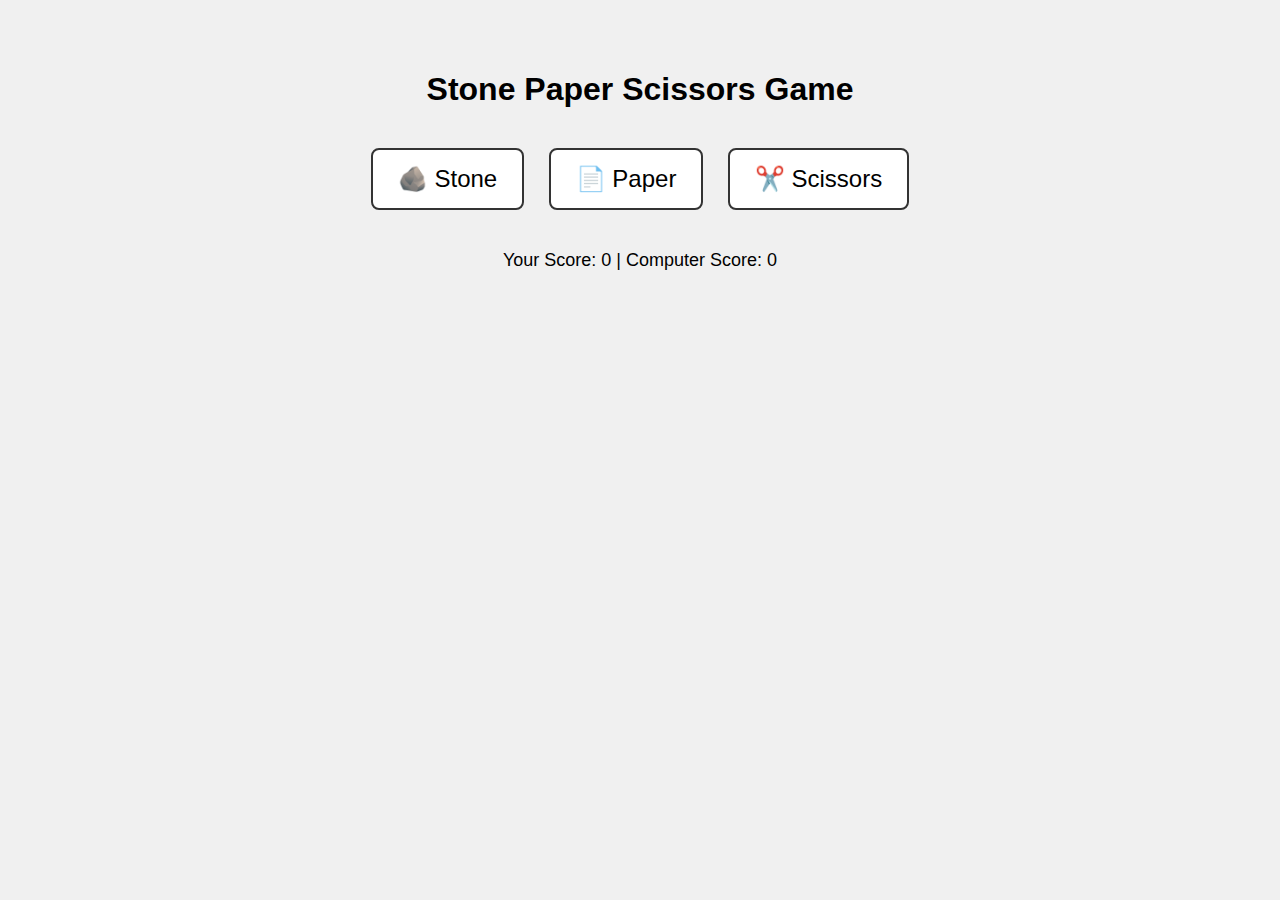
<file: day 3/index.html>
<!DOCTYPE html>
<html lang="en">
<head>
  <meta charset="UTF-8">
  <title>Stone Paper Scissors</title>
  <link rel="stylesheet" href="style.css">
</head>
<body>

  <h1>Stone Paper Scissors Game</h1>

  <div class="choices">
    <button class="choice" onclick="playGame('stone')">🪨 Stone</button>
    <button class="choice" onclick="playGame('paper')">📄 Paper</button>
    <button class="choice" onclick="playGame('scissors')">✂️ Scissors</button>
  </div>

  <div id="result"></div>
  <div id="score">Your Score: 0 | Computer Score: 0</div>

  <script src="script.js"></script>
</body>
</html>
</file>
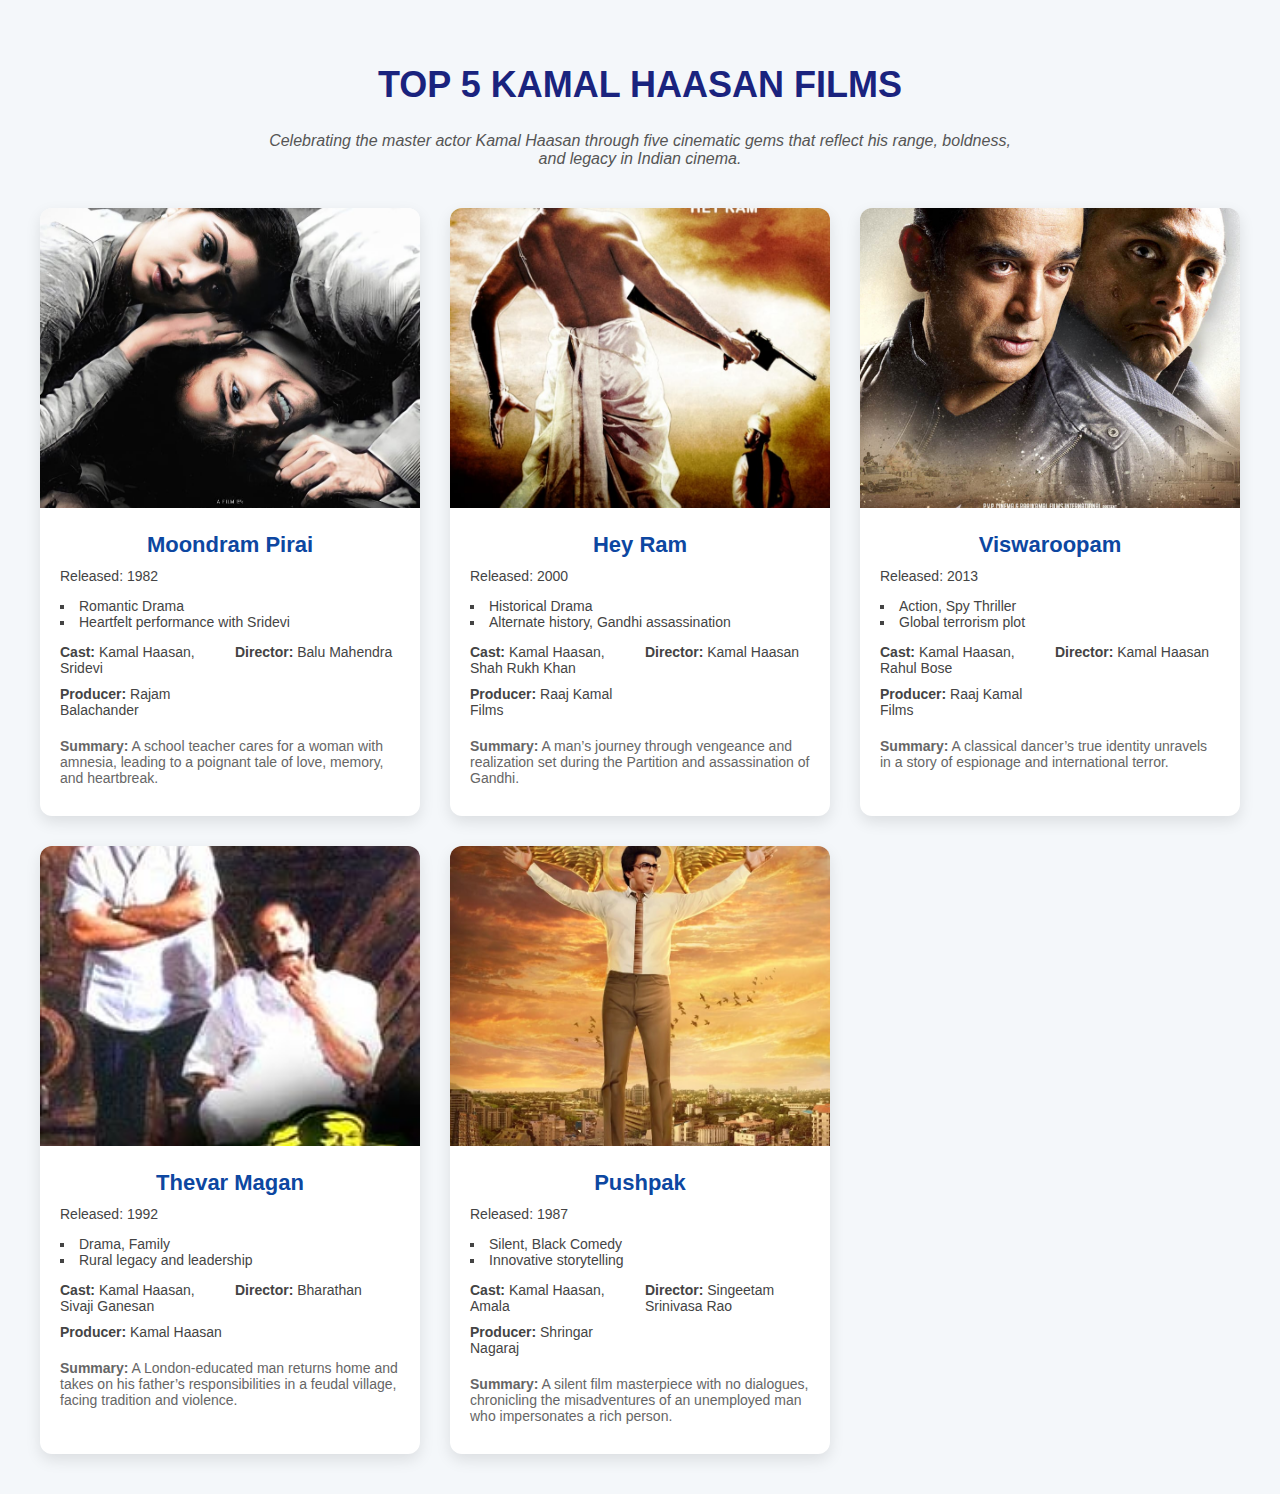
<file: movie.html>
<!DOCTYPE html>
<html lang="en">
<head>
  <meta charset="UTF-8" />
  <title>Top 5 Kamal Haasan Films</title>
  <style>
    body {
      margin: 0;
      padding: 40px;
      background-color: #f4f7fa;
      font-family: 'Helvetica Neue', sans-serif;
      color: #333;
      display: flex;
      flex-direction: column;
      align-items: center;
      min-height: 100vh;
      box-sizing: border-box;
    }

    h1 {
      font-size: 36px;
      margin-bottom: 10px;
      color: #1a237e;
      text-transform: uppercase;
      text-align: center;
    }

    .page-description {
      max-width: 750px;
      text-align: center;
      font-size: 16px;
      margin-bottom: 40px;
      color: #555;
      font-style: italic;
    }

    .movie-grid {
      display: grid;
      grid-template-columns: repeat(auto-fit, minmax(300px, 1fr));
      gap: 30px;
      max-width: 1200px;
      width: 100%;
    }

    .movie-card {
      background-color: #fff;
      border-radius: 12px;
      overflow: hidden;
      box-shadow: 0 6px 15px rgba(0,0,0,0.1);
      transition: transform 0.3s ease-in-out;
    }

    .movie-card:hover {
      transform: translateY(-5px);
    }

    .movie-card img {
      width: 100%;
      height: 300px;
      object-fit: cover;
    }

    .card-content {
      padding: 20px;
    }

    .movie-title {
      font-size: 22px;
      font-weight: bold;
      color: #0d47a1;
      margin-bottom: 10px;
      text-align: center;
    }

    .release-genre, .movie-info-grid {
      font-size: 14px;
      color: #444;
      margin-bottom: 10px;
    }

    .release-genre ul {
      list-style: square inside;
      padding: 0;
    }

    .movie-info-grid {
      display: grid;
      grid-template-columns: 1fr 1fr;
      gap: 10px;
    }

    .summary {
      grid-column: span 2;
      margin-top: 10px;
      color: #666;
    }
  </style>
</head>
<body>

  <h1>Top 5 Kamal Haasan Films</h1>
  <p class="page-description">Celebrating the master actor Kamal Haasan through five cinematic gems that reflect his range, boldness, and legacy in Indian cinema.</p>

  <div class="movie-grid">

    <div class="movie-card">
      <img src="moondram_pirai.jpg" alt="Moondram Pirai" />
      <div class="card-content">
        <div class="movie-title">Moondram Pirai</div>
        <div class="release-genre">
          <div>Released: 1982</div>
          <ul>
            <li>Romantic Drama</li>
            <li>Heartfelt performance with Sridevi</li>
          </ul>
        </div>
        <div class="movie-info-grid">
          <div><strong>Cast:</strong> Kamal Haasan, Sridevi</div>
          <div><strong>Director:</strong> Balu Mahendra</div>
          <div><strong>Producer:</strong> Rajam Balachander</div>
          <div class="summary"><strong>Summary:</strong> A school teacher cares for a woman with amnesia, leading to a poignant tale of love, memory, and heartbreak.</div>
        </div>
      </div>
    </div>

    <div class="movie-card">
      <img src="hey_ram.jpg" alt="Hey Ram" />
      <div class="card-content">
        <div class="movie-title">Hey Ram</div>
        <div class="release-genre">
          <div>Released: 2000</div>
          <ul>
            <li>Historical Drama</li>
            <li>Alternate history, Gandhi assassination</li>
          </ul>
        </div>
        <div class="movie-info-grid">
          <div><strong>Cast:</strong> Kamal Haasan, Shah Rukh Khan</div>
          <div><strong>Director:</strong> Kamal Haasan</div>
          <div><strong>Producer:</strong> Raaj Kamal Films</div>
          <div class="summary"><strong>Summary:</strong> A man’s journey through vengeance and realization set during the Partition and assassination of Gandhi.</div>
        </div>
      </div>
    </div>

    <div class="movie-card">
      <img src="viswaroopam.jpg" alt="Viswaroopam" />
      <div class="card-content">
        <div class="movie-title">Viswaroopam</div>
        <div class="release-genre">
          <div>Released: 2013</div>
          <ul>
            <li>Action, Spy Thriller</li>
            <li>Global terrorism plot</li>
          </ul>
        </div>
        <div class="movie-info-grid">
          <div><strong>Cast:</strong> Kamal Haasan, Rahul Bose</div>
          <div><strong>Director:</strong> Kamal Haasan</div>
          <div><strong>Producer:</strong> Raaj Kamal Films</div>
          <div class="summary"><strong>Summary:</strong> A classical dancer’s true identity unravels in a story of espionage and international terror.</div>
        </div>
      </div>
    </div>

    <div class="movie-card">
      <img src="thevar_magan.jpg" alt="Thevar Magan" />
      <div class="card-content">
        <div class="movie-title">Thevar Magan</div>
        <div class="release-genre">
          <div>Released: 1992</div>
          <ul>
            <li>Drama, Family</li>
            <li>Rural legacy and leadership</li>
          </ul>
        </div>
        <div class="movie-info-grid">
          <div><strong>Cast:</strong> Kamal Haasan, Sivaji Ganesan</div>
          <div><strong>Director:</strong> Bharathan</div>
          <div><strong>Producer:</strong> Kamal Haasan</div>
          <div class="summary"><strong>Summary:</strong> A London-educated man returns home and takes on his father’s responsibilities in a feudal village, facing tradition and violence.</div>
        </div>
      </div>
    </div>

    <div class="movie-card">
      <img src="pushpak.jpg" alt="Pushpak" />
      <div class="card-content">
        <div class="movie-title">Pushpak</div>
        <div class="release-genre">
          <div>Released: 1987</div>
          <ul>
            <li>Silent, Black Comedy</li>
            <li>Innovative storytelling</li>
          </ul>
        </div>
        <div class="movie-info-grid">
          <div><strong>Cast:</strong> Kamal Haasan, Amala</div>
          <div><strong>Director:</strong> Singeetam Srinivasa Rao</div>
          <div><strong>Producer:</strong> Shringar Nagaraj</div>
          <div class="summary"><strong>Summary:</strong> A silent film masterpiece with no dialogues, chronicling the misadventures of an unemployed man who impersonates a rich person.</div>
        </div>
      </div>
    </div>

  </div>

</body>
</html>
</file>
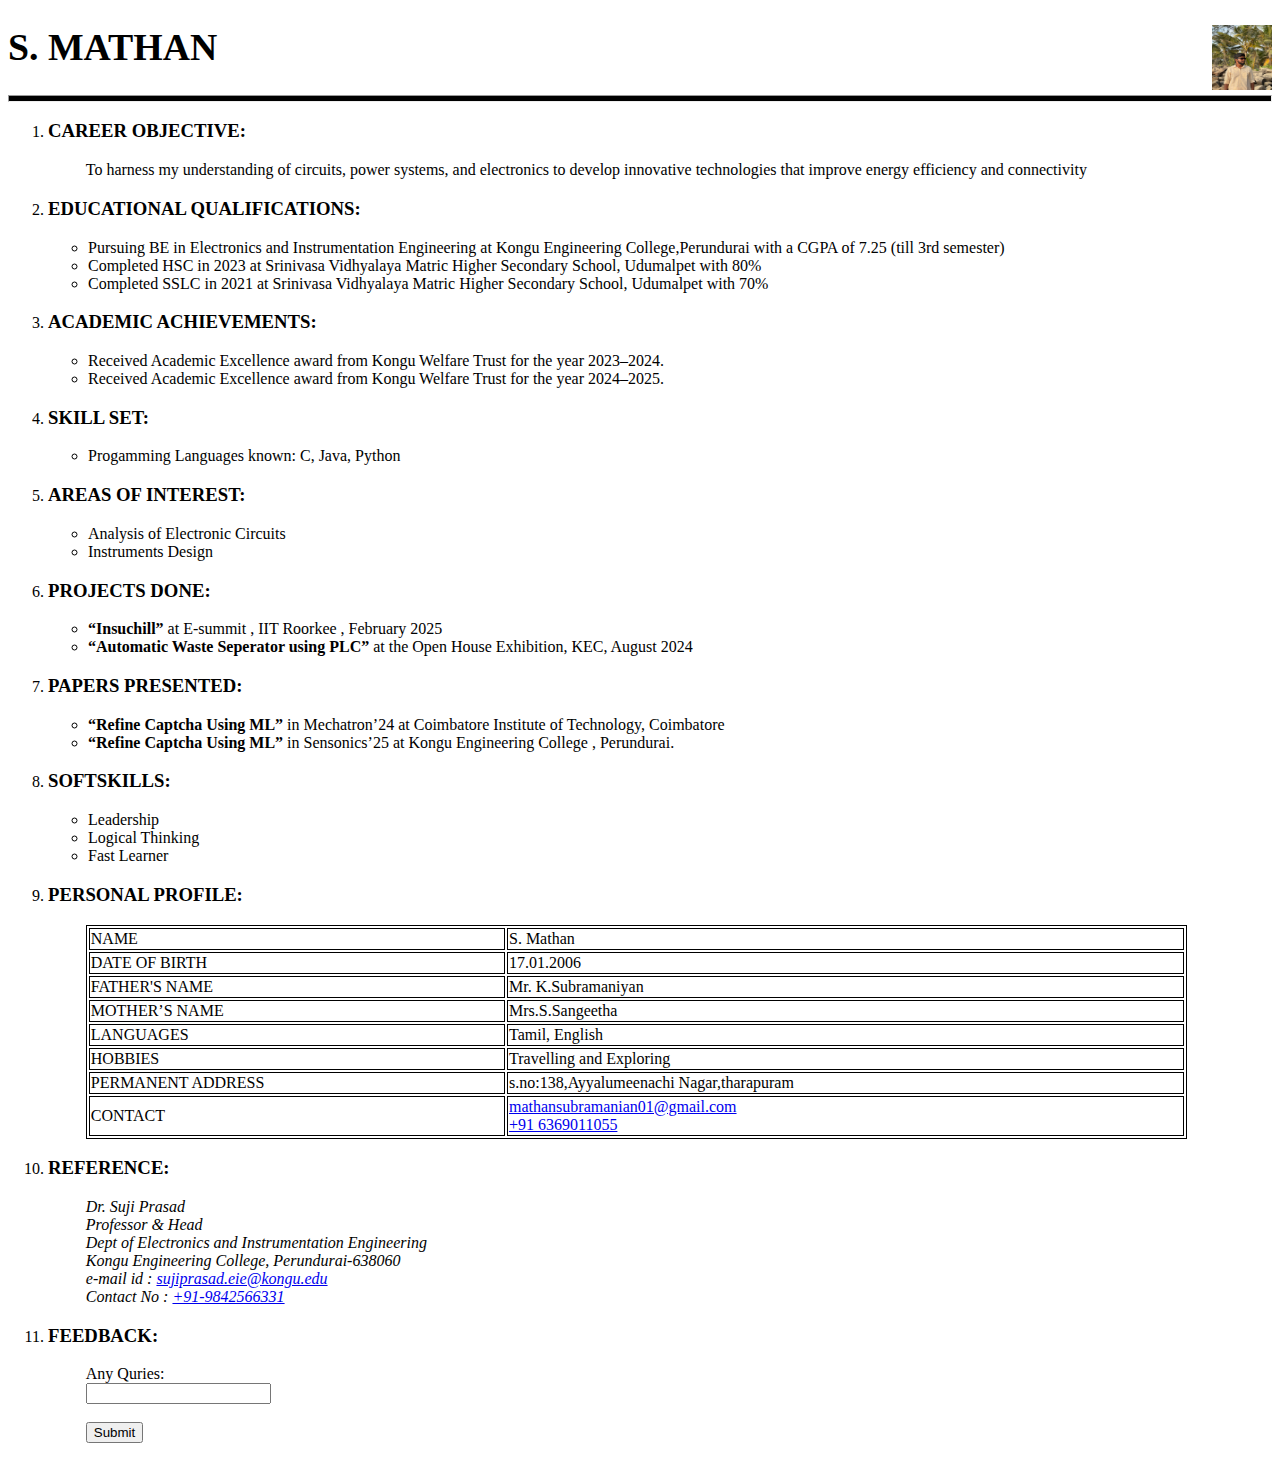
<file: resume.html>
<!DOCTYPE html>
<html>
  <head>
    <style>
      table,
      th,
      td {
        border: 1px solid black;
      }
    </style>
    <title>RESUME</title>
    <link rel="icon" href="imgs/resume.png" />
  </head>
  <body>
    <h1 style="font-size:1cm;">
      S. MATHAN
      <img
        src="photo.JPG"
        height="65px"
        width="60px"
        style="float:inline-end"
      />
    </h1>
    <hr style="height: 5px; background-color: black" />
    <ol>
      <div>
        <li><h3>CAREER OBJECTIVE:</h3></li>
        <p style="margin-left: 1cm">
          To harness my understanding of circuits, power systems, and
          electronics to develop innovative technologies that improve energy
          efficiency and connectivity
        </p>
      </div>
      <div>
        <li><h3>EDUCATIONAL QUALIFICATIONS:</h3></li>
        <ul>
          <li>
            Pursuing BE in Electronics and Instrumentation Engineering at Kongu
            Engineering College,Perundurai with a CGPA of 7.25 (till 3rd
            semester)
          </li>
          <li>
            Completed HSC in 2023 at Srinivasa Vidhyalaya Matric Higher Secondary School,
            Udumalpet  with 80%
          </li>
          <li>
            Completed SSLC in 2021 at Srinivasa Vidhyalaya Matric Higher Secondary School,
            Udumalpet with 70%
          </li>
        </ul>
      </div>
      <div>
        <li><h3>ACADEMIC ACHIEVEMENTS:</h3></li>
        <ul>
          <li>
            Received Academic Excellence award from Kongu Welfare Trust for the
            year 2023–2024.
          </li>
          <li>
            Received Academic Excellence award from Kongu Welfare Trust for the
            year 2024–2025.
          </li>
        </ul>
      </div>
      <div>
        <li><h3>SKILL SET:</h3></li>
        <ul>
          <li>Progamming Languages known: C, Java, Python</li>
        </ul>
      </div>
      <div>
        <li><h3>AREAS OF INTEREST:</h3></li>
        <ul>
          <li>Analysis of Electronic Circuits</li>
          <li>Instruments Design</li>
        </ul>
      </div>
      <div>
        <li><h3>PROJECTS DONE:</h3></li>
        <ul>
          <li><b>“Insuchill”</b> at E-summit , IIT Roorkee , February 2025</li>
          <li>
            <b>“Automatic Waste Seperator using PLC”</b> at the Open House
            Exhibition, KEC, August 2024
          </li>
        </ul>
      </div>
      <div>
        <li><h3>PAPERS PRESENTED:</h3></li>
        <ul>
          <li>
            <b>“Refine Captcha Using ML”</b> in Mechatron’24 at Coimbatore Institute of
            Technology, Coimbatore
          </li>
          <li>
            <b>“Refine Captcha Using ML”</b> in Sensonics’25 at Kongu
            Engineering College , Perundurai.
          </li>
        </ul>
      </div>
      <div>
        <li><h3>SOFTSKILLS:</h3></li>
        <ul>
          <li>Leadership</li>
          <li>Logical Thinking</li>

          <li>Fast Learner</li>
        </ul>
      </div>
      <div>
        <li><h3>PERSONAL PROFILE:</h3></li>
        <table style="width: 90%; margin-left: 1cm">
          <tr>
            <td>NAME</td>
            <td>S. Mathan</td>
          </tr>
          <tr>
            <td>DATE OF BIRTH</td>
            <td>    17.01.2006</td>
          </tr>
          <tr>
            <td>FATHER'S NAME</td>
            <td>Mr. K.Subramaniyan</td>
          </tr> 
          <tr>
            <td>MOTHER’S NAME</td>
            <td>Mrs.S.Sangeetha</td>
          </tr>
          <tr>
            <td>LANGUAGES</td>
            <td>Tamil, English</td>
          </tr>
          <tr>
            <td>HOBBIES</td>
            <td>Travelling and Exploring</td>
          </tr>
          <tr>
            <td>PERMANENT ADDRESS</td>
            <td>s.no:138,Ayyalumeenachi Nagar,tharapuram</td>
          </tr>
          <tr>
            <td>CONTACT</td>
            <td>
              <a href="mailto:mathansubramanian01@gmail.com">mathansubramanian01@gmail.com</a><br />
              <a href="tel:6369011055">+91 6369011055</a>
            </td>
          </tr>
        </table>
      </div>
      <div>
        <li><h3>REFERENCE:</h3></li>
        <address style="margin-left: 1cm">
          Dr. Suji Prasad <br />
          Professor & Head<br />
          Dept of Electronics and Instrumentation Engineering<br />
          Kongu Engineering College, Perundurai-638060<br />
          e-mail id :
          <a href="mailto:sujiprasad.eie@kongu.edu">sujiprasad.eie@kongu.edu</a
          ><br />
          Contact No : <a href="tel:9842566331">+91-9842566331</a><br />
        </address>
      </div>
      <div>
        <li><h3>FEEDBACK:</h3></li>
        <form action="imgs/f.jpg" style="margin-left: 1cm">
          <label for="lname">Any Quries:</label>
          <br />
          <input type="text" id="lname" name="lname" /><br /><br />
          <input type="submit" value="Submit" />
        </form>
      </div>
    </ol>
  </body>
</html>
</file>
<file: day 3/style.css>
body {
    font-family: Arial, sans-serif;
    text-align: center;
    background: #f0f0f0;
    margin: 0;
    padding: 50px;
  }
  
  h1 {
    margin-bottom: 30px;
  }
  
  .choices {
    margin: 20px;
  }
  
  .choice {
    font-size: 24px;
    margin: 10px;
    padding: 15px 25px;
    cursor: pointer;
    border: 2px solid #333;
    border-radius: 8px;
    background: white;
    transition: 0.2s;
  }
  
  .choice:hover {
    background: #ddd;
  }
  
  #result {
    font-size: 24px;
    margin-top: 30px;
  }
  
  #score {
    margin-top: 20px;
    font-size: 18px;
  }
</file>
